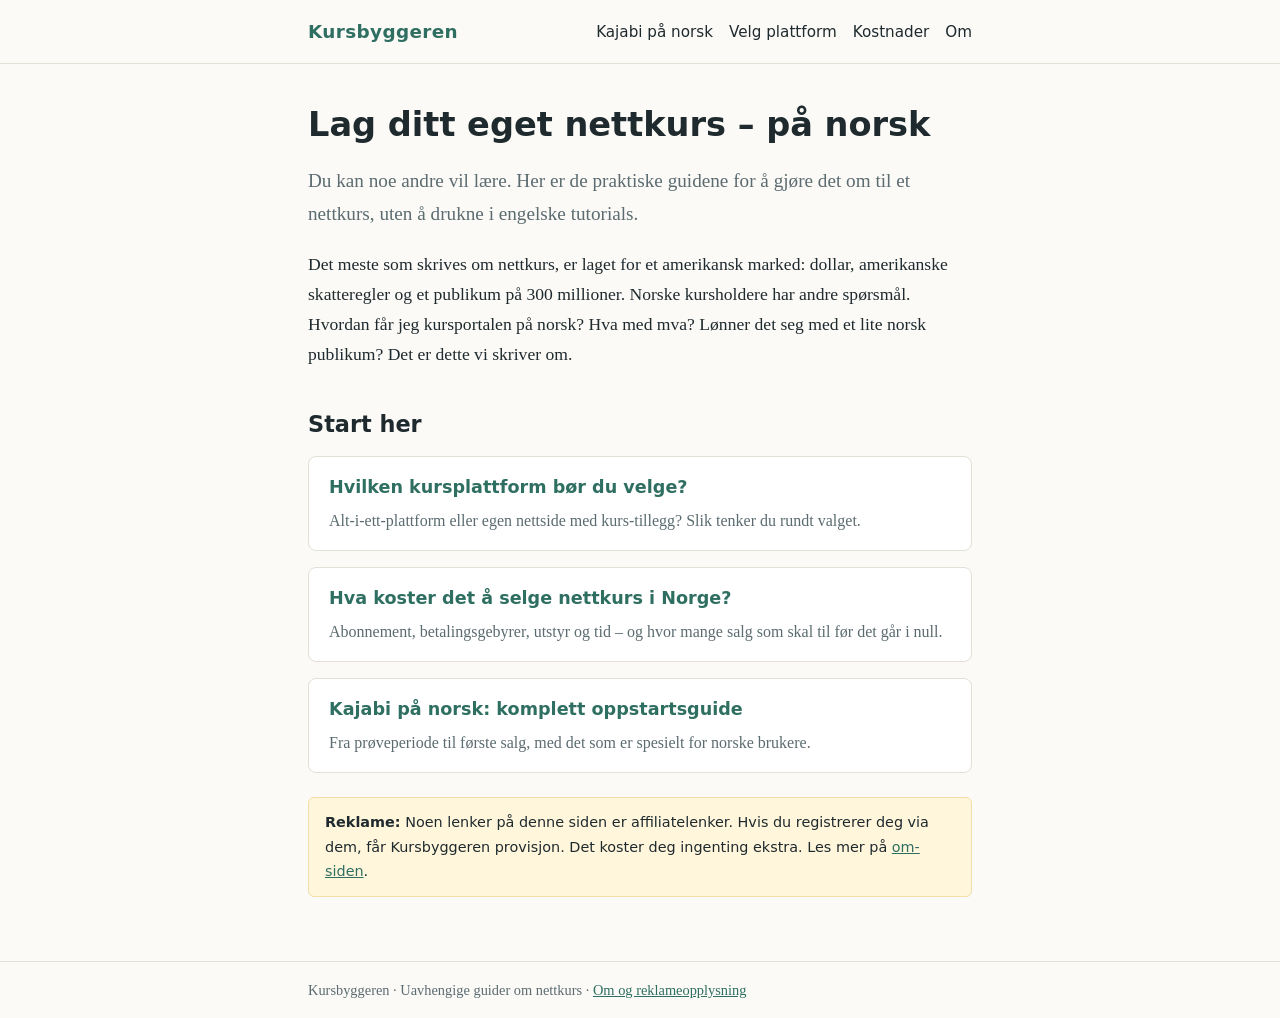
<file: index.html>
<!DOCTYPE html>
<html lang="nb">
<head>
<meta charset="utf-8">
<meta name="viewport" content="width=device-width, initial-scale=1">
<title>Kursbyggeren – norske guider til å lage og selge nettkurs</title>
<meta name="description" content="Praktiske norske guider til å lage, publisere og selge nettkurs: valg av kursplattform, kostnader, Kajabi på norsk og oppsett steg for steg.">
<link rel="stylesheet" href="style.css">
</head>
<body>
<header class="site"><div class="wrap bar">
  <a class="logo" href="index.html">Kursbyggeren</a>
  <nav><a href="kajabi-pa-norsk.html">Kajabi på norsk</a><a href="velg-kursplattform.html">Velg plattform</a><a href="hva-koster-nettkurs.html">Kostnader</a><a href="om.html">Om</a></nav>
</div></header>

<main class="wrap">
<h1>Lag ditt eget nettkurs – på norsk</h1>
<p class="lead">Du kan noe andre vil lære. Her er de praktiske guidene for å gjøre det om til et nettkurs, uten å drukne i engelske tutorials.</p>

<p>Det meste som skrives om nettkurs, er laget for et amerikansk marked: dollar, amerikanske skatteregler og et publikum på 300 millioner. Norske kursholdere har andre spørsmål. Hvordan får jeg kursportalen på norsk? Hva med mva? Lønner det seg med et lite norsk publikum? Det er dette vi skriver om.</p>

<h2>Start her</h2>
<ul class="cards">
  <li><a href="velg-kursplattform.html">Hvilken kursplattform bør du velge?</a>
    <p>Alt-i-ett-plattform eller egen nettside med kurs-tillegg? Slik tenker du rundt valget.</p></li>
  <li><a href="hva-koster-nettkurs.html">Hva koster det å selge nettkurs i Norge?</a>
    <p>Abonnement, betalingsgebyrer, utstyr og tid – og hvor mange salg som skal til før det går i null.</p></li>
  <li><a href="kajabi-pa-norsk.html">Kajabi på norsk: komplett oppstartsguide</a>
    <p>Fra prøveperiode til første salg, med det som er spesielt for norske brukere.</p></li>
</ul>

<p class="disclosure"><strong>Reklame:</strong> Noen lenker på denne siden er affiliatelenker. Hvis du registrerer deg via dem, får Kursbyggeren provisjon. Det koster deg ingenting ekstra. Les mer på <a href="om.html">om-siden</a>.</p>
</main>

<footer class="site"><div class="wrap">
  Kursbyggeren · Uavhengige guider om nettkurs · <a href="om.html">Om og reklameopplysning</a>
</div></footer>
</body>
</html>
</file>
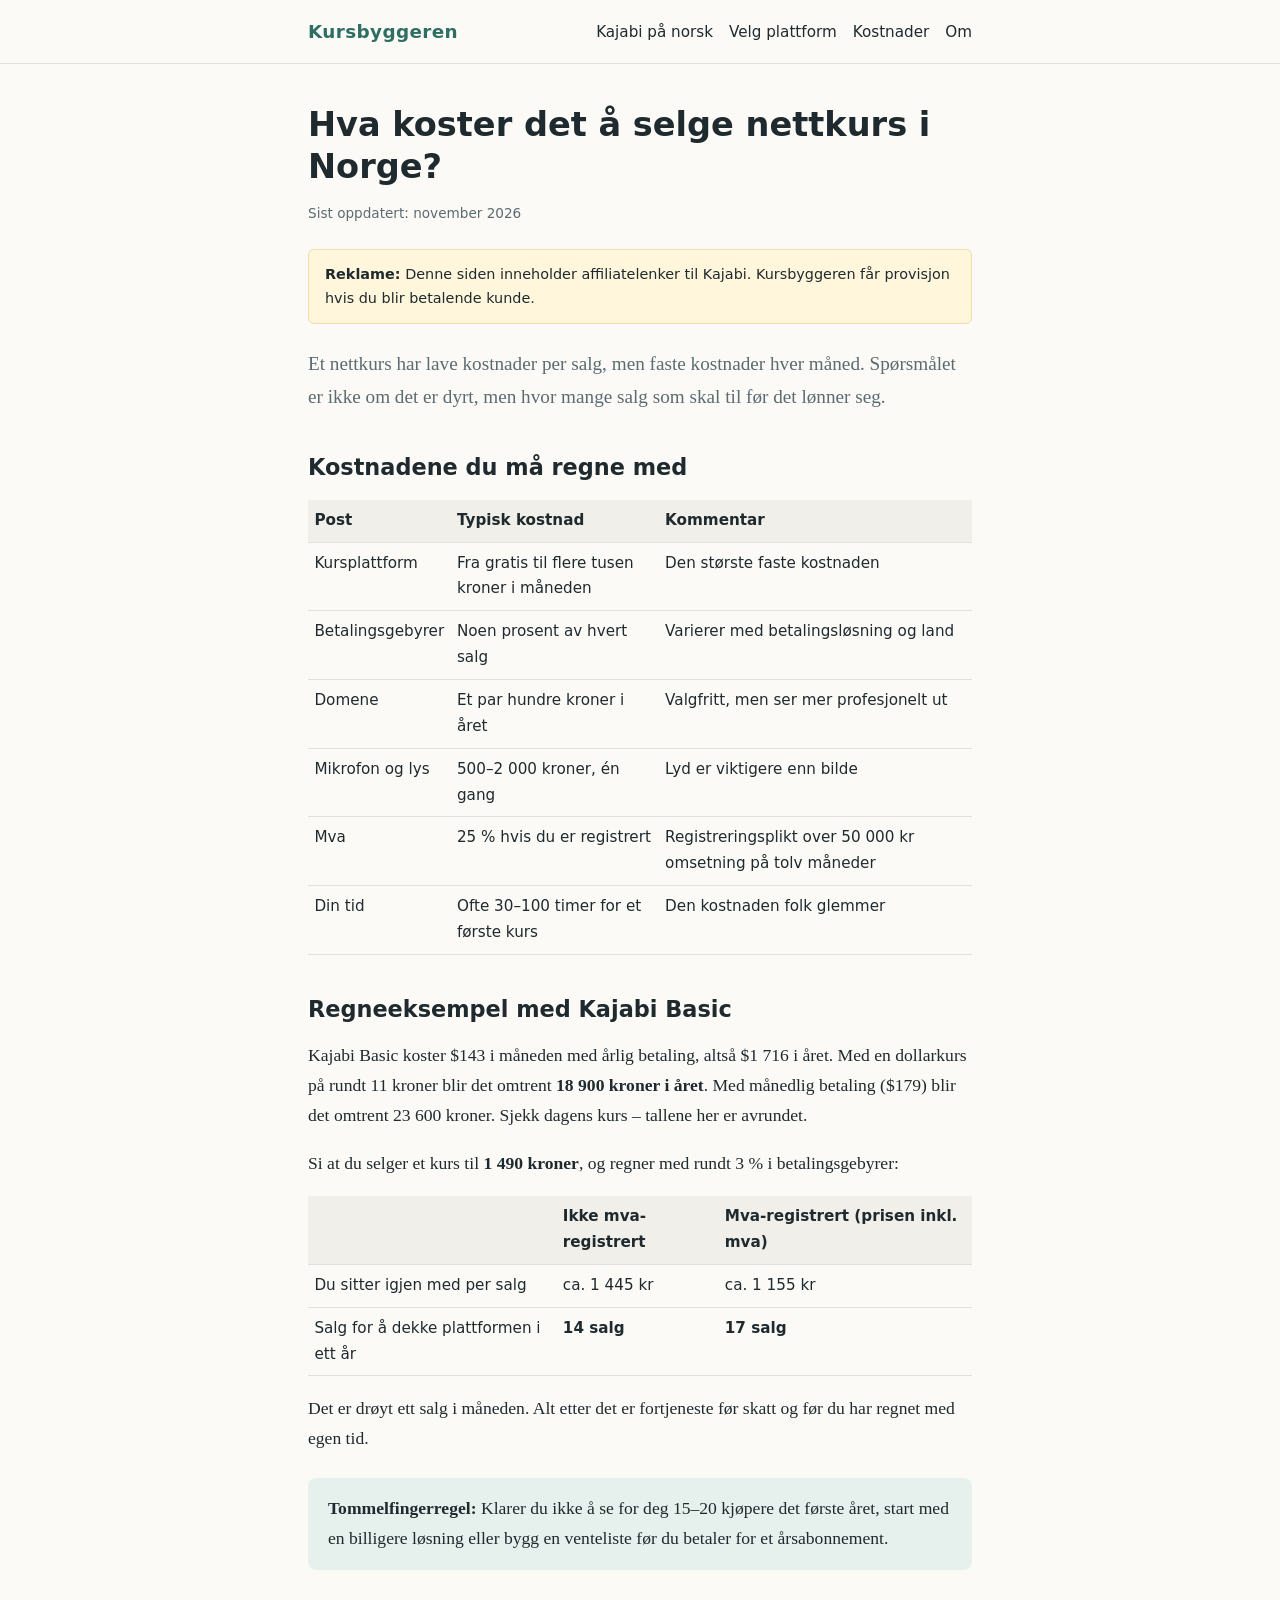
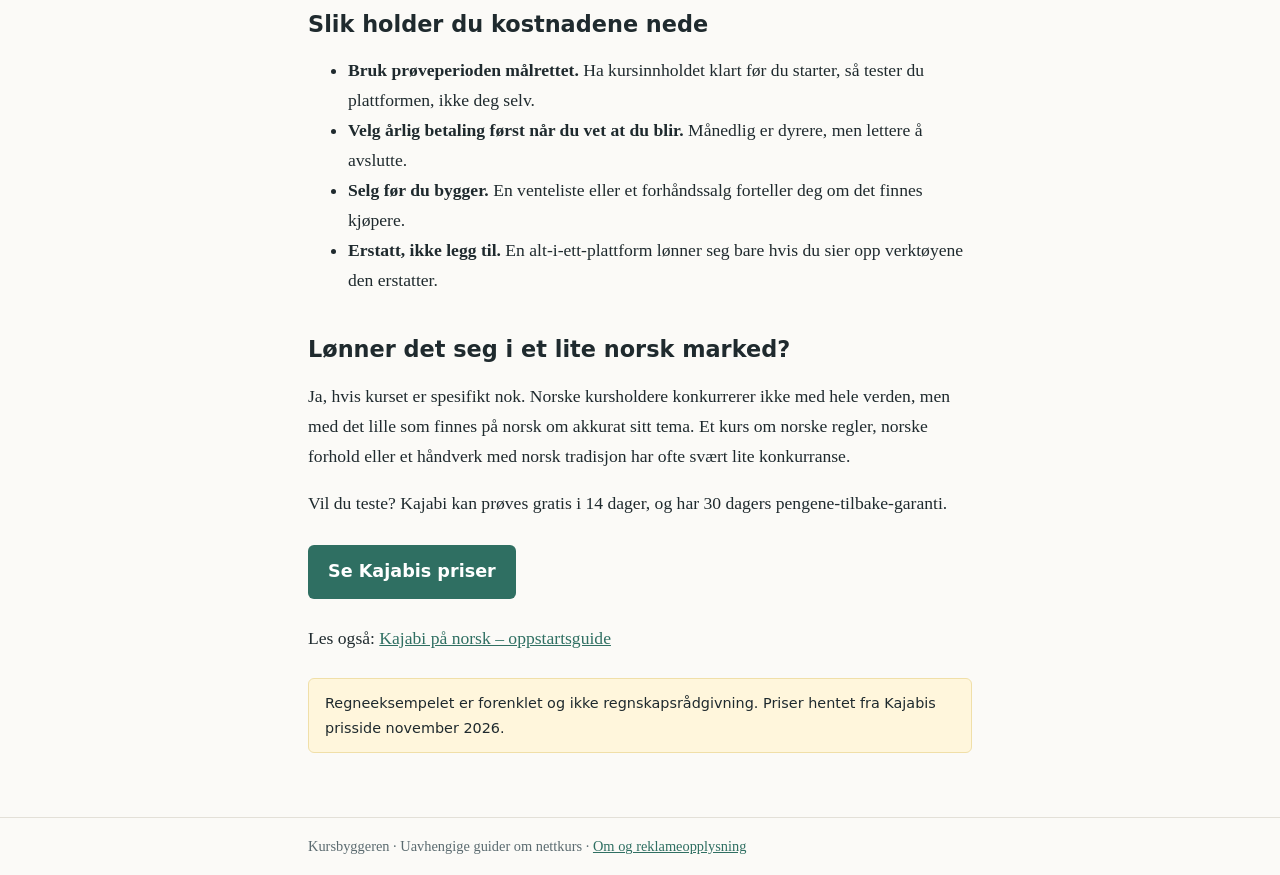
<file: hva-koster-nettkurs.html>
<!DOCTYPE html>
<html lang="nb">
<head>
<meta charset="utf-8">
<meta name="viewport" content="width=device-width, initial-scale=1">
<title>Hva koster det å selge nettkurs i Norge? Regneeksempel 2026</title>
<meta name="description" content="Plattform, betalingsgebyrer, mva, utstyr og tid: dette koster det å selge nettkurs i Norge – og så mange salg trenger du for å gå i null.">
<link rel="stylesheet" href="style.css">
</head>
<body>
<header class="site"><div class="wrap bar">
  <a class="logo" href="index.html">Kursbyggeren</a>
  <nav><a href="kajabi-pa-norsk.html">Kajabi på norsk</a><a href="velg-kursplattform.html">Velg plattform</a><a href="hva-koster-nettkurs.html">Kostnader</a><a href="om.html">Om</a></nav>
</div></header>

<main class="wrap">
<h1>Hva koster det å selge nettkurs i Norge?</h1>
<p class="updated">Sist oppdatert: november 2026</p>

<p class="disclosure"><strong>Reklame:</strong> Denne siden inneholder affiliatelenker til Kajabi. Kursbyggeren får provisjon hvis du blir betalende kunde.</p>

<p class="lead">Et nettkurs har lave kostnader per salg, men faste kostnader hver måned. Spørsmålet er ikke om det er dyrt, men hvor mange salg som skal til før det lønner seg.</p>

<h2>Kostnadene du må regne med</h2>
<table>
  <tr><th>Post</th><th>Typisk kostnad</th><th>Kommentar</th></tr>
  <tr><td>Kursplattform</td><td>Fra gratis til flere tusen kroner i måneden</td><td>Den største faste kostnaden</td></tr>
  <tr><td>Betalingsgebyrer</td><td>Noen prosent av hvert salg</td><td>Varierer med betalingsløsning og land</td></tr>
  <tr><td>Domene</td><td>Et par hundre kroner i året</td><td>Valgfritt, men ser mer profesjonelt ut</td></tr>
  <tr><td>Mikrofon og lys</td><td>500–2 000 kroner, én gang</td><td>Lyd er viktigere enn bilde</td></tr>
  <tr><td>Mva</td><td>25 % hvis du er registrert</td><td>Registreringsplikt over 50 000 kr omsetning på tolv måneder</td></tr>
  <tr><td>Din tid</td><td>Ofte 30–100 timer for et første kurs</td><td>Den kostnaden folk glemmer</td></tr>
</table>

<h2>Regneeksempel med Kajabi Basic</h2>
<p>Kajabi Basic koster $143 i måneden med årlig betaling, altså $1 716 i året. Med en dollarkurs på rundt 11 kroner blir det omtrent <strong>18 900 kroner i året</strong>. Med månedlig betaling ($179) blir det omtrent 23 600 kroner. Sjekk dagens kurs – tallene her er avrundet.</p>

<p>Si at du selger et kurs til <strong>1 490 kroner</strong>, og regner med rundt 3 % i betalingsgebyrer:</p>
<table>
  <tr><th></th><th>Ikke mva-registrert</th><th>Mva-registrert (prisen inkl. mva)</th></tr>
  <tr><td>Du sitter igjen med per salg</td><td>ca. 1 445 kr</td><td>ca. 1 155 kr</td></tr>
  <tr><td>Salg for å dekke plattformen i ett år</td><td><strong>14 salg</strong></td><td><strong>17 salg</strong></td></tr>
</table>
<p>Det er drøyt ett salg i måneden. Alt etter det er fortjeneste før skatt og før du har regnet med egen tid.</p>

<div class="box">
<strong>Tommelfingerregel:</strong> Klarer du ikke å se for deg 15–20 kjøpere det første året, start med en billigere løsning eller bygg en venteliste før du betaler for et årsabonnement.
</div>

<h2>Slik holder du kostnadene nede</h2>
<ul>
  <li><strong>Bruk prøveperioden målrettet.</strong> Ha kursinnholdet klart før du starter, så tester du plattformen, ikke deg selv.</li>
  <li><strong>Velg årlig betaling først når du vet at du blir.</strong> Månedlig er dyrere, men lettere å avslutte.</li>
  <li><strong>Selg før du bygger.</strong> En venteliste eller et forhåndssalg forteller deg om det finnes kjøpere.</li>
  <li><strong>Erstatt, ikke legg til.</strong> En alt-i-ett-plattform lønner seg bare hvis du sier opp verktøyene den erstatter.</li>
</ul>

<h2>Lønner det seg i et lite norsk marked?</h2>
<p>Ja, hvis kurset er spesifikt nok. Norske kursholdere konkurrerer ikke med hele verden, men med det lille som finnes på norsk om akkurat sitt tema. Et kurs om norske regler, norske forhold eller et håndverk med norsk tradisjon har ofte svært lite konkurranse.</p>

<p>Vil du teste? Kajabi kan prøves gratis i 14 dager, og har 30 dagers pengene-tilbake-garanti.</p>
<p><a class="cta" href="https://app.kajabi.com/r/zHJuWzNF" rel="sponsored nofollow">Se Kajabis priser</a></p>
<p>Les også: <a href="kajabi-pa-norsk.html">Kajabi på norsk – oppstartsguide</a></p>

<p class="disclosure">Regneeksempelet er forenklet og ikke regnskapsrådgivning. Priser hentet fra Kajabis prisside november 2026.</p>
</main>

<footer class="site"><div class="wrap">
  Kursbyggeren · Uavhengige guider om nettkurs · <a href="om.html">Om og reklameopplysning</a>
</div></footer>
</body>
</html>
</file>
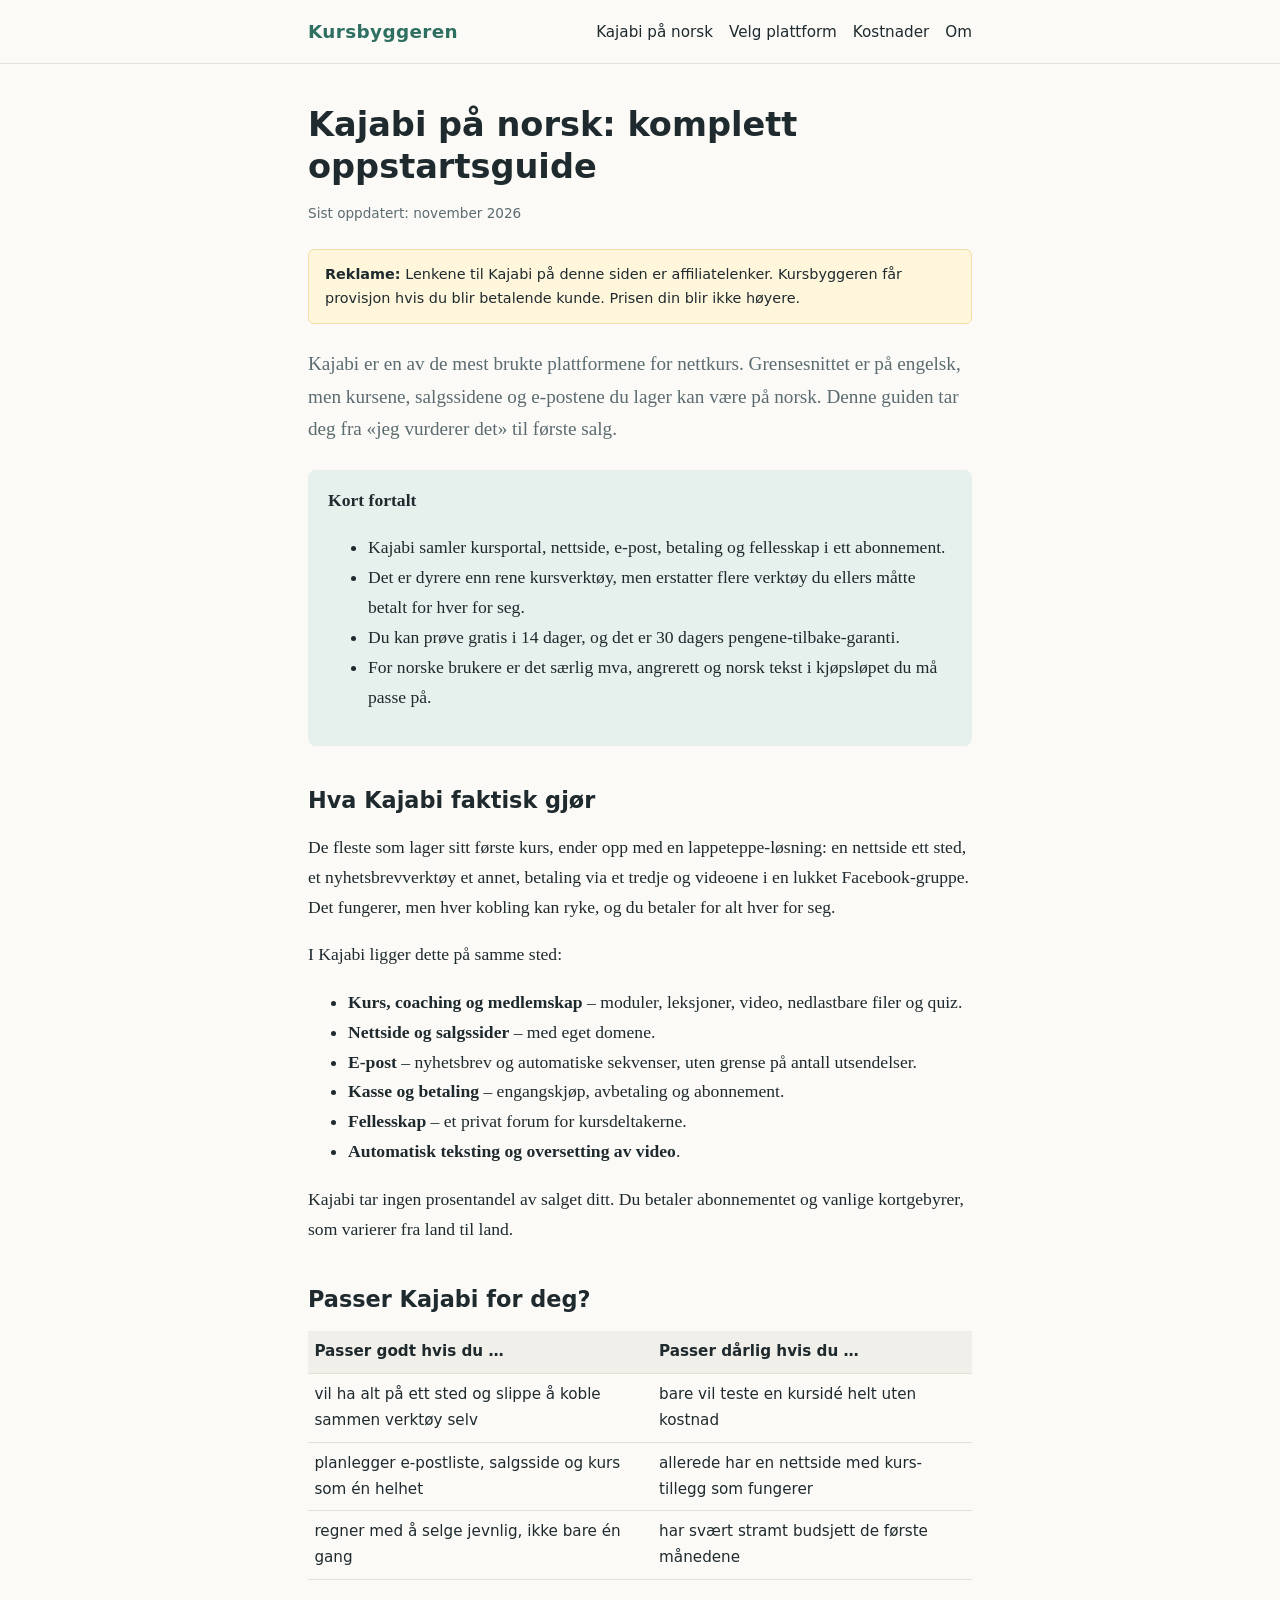
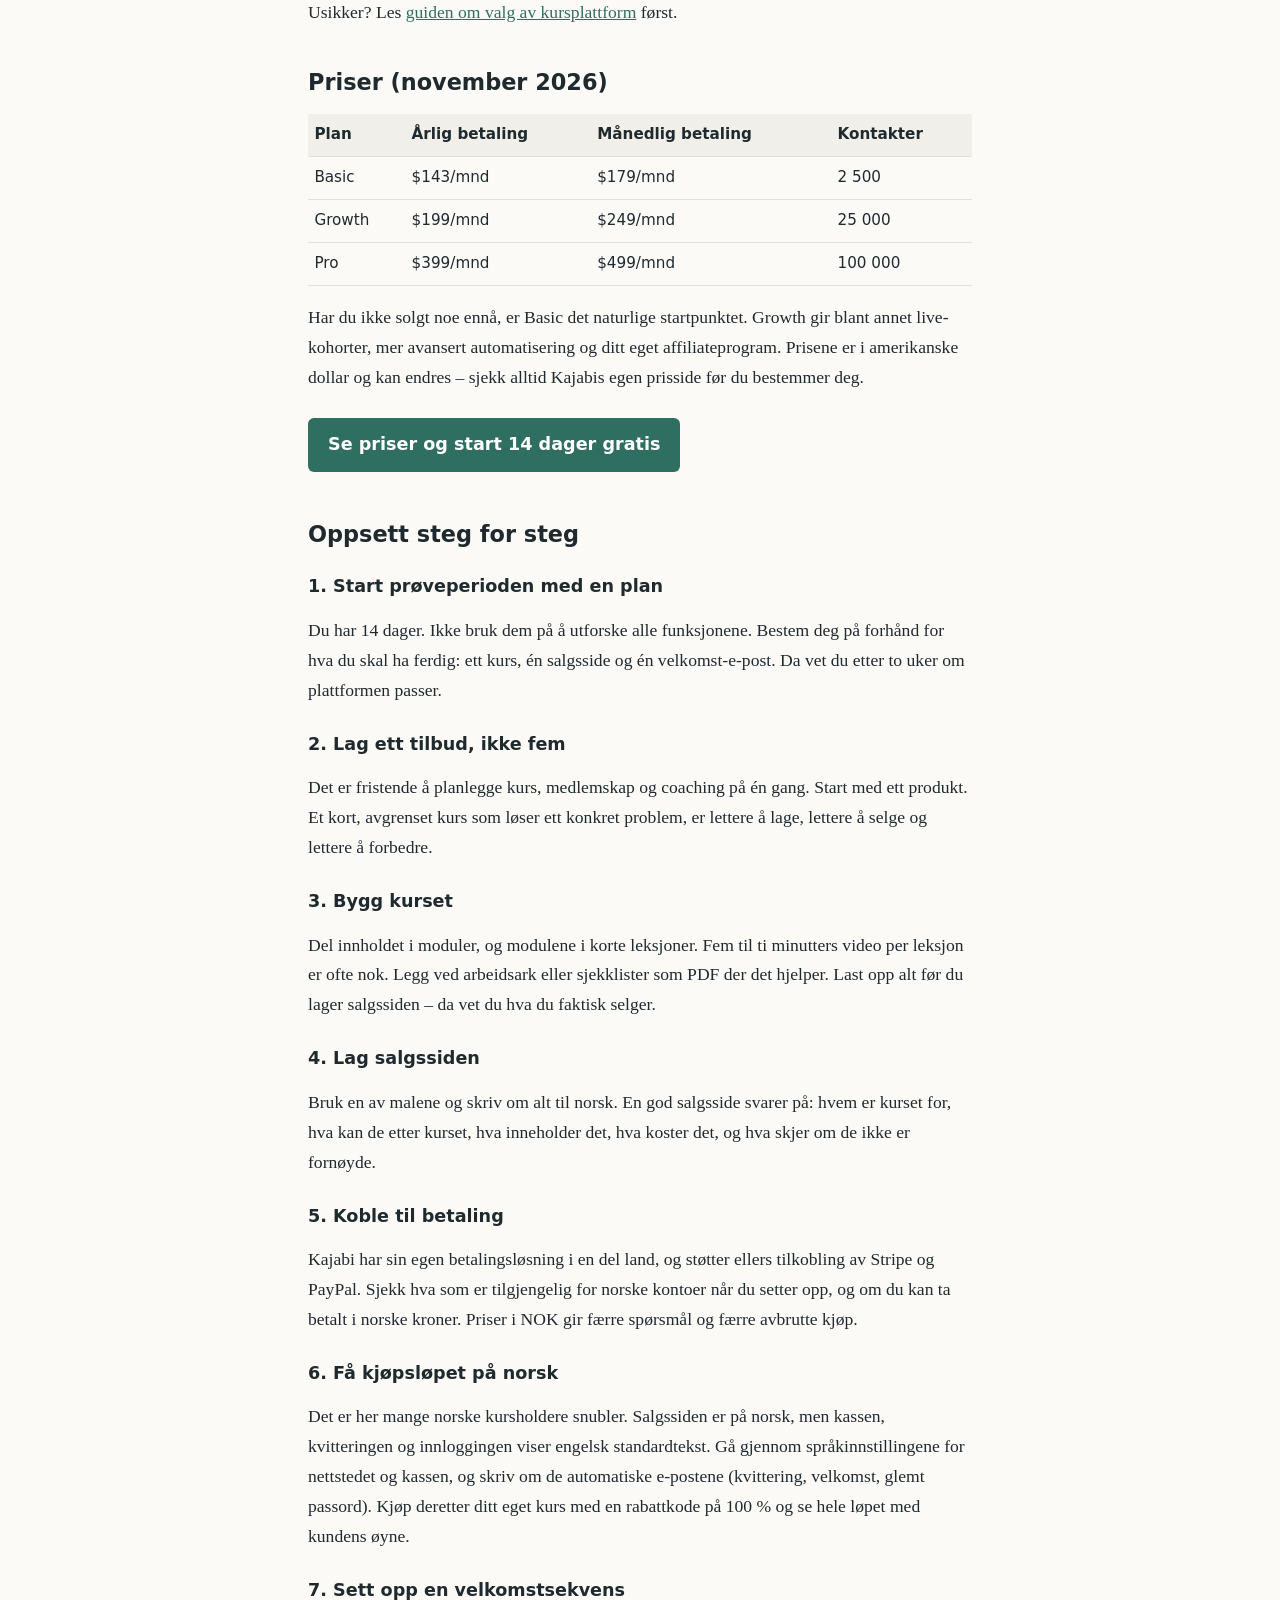
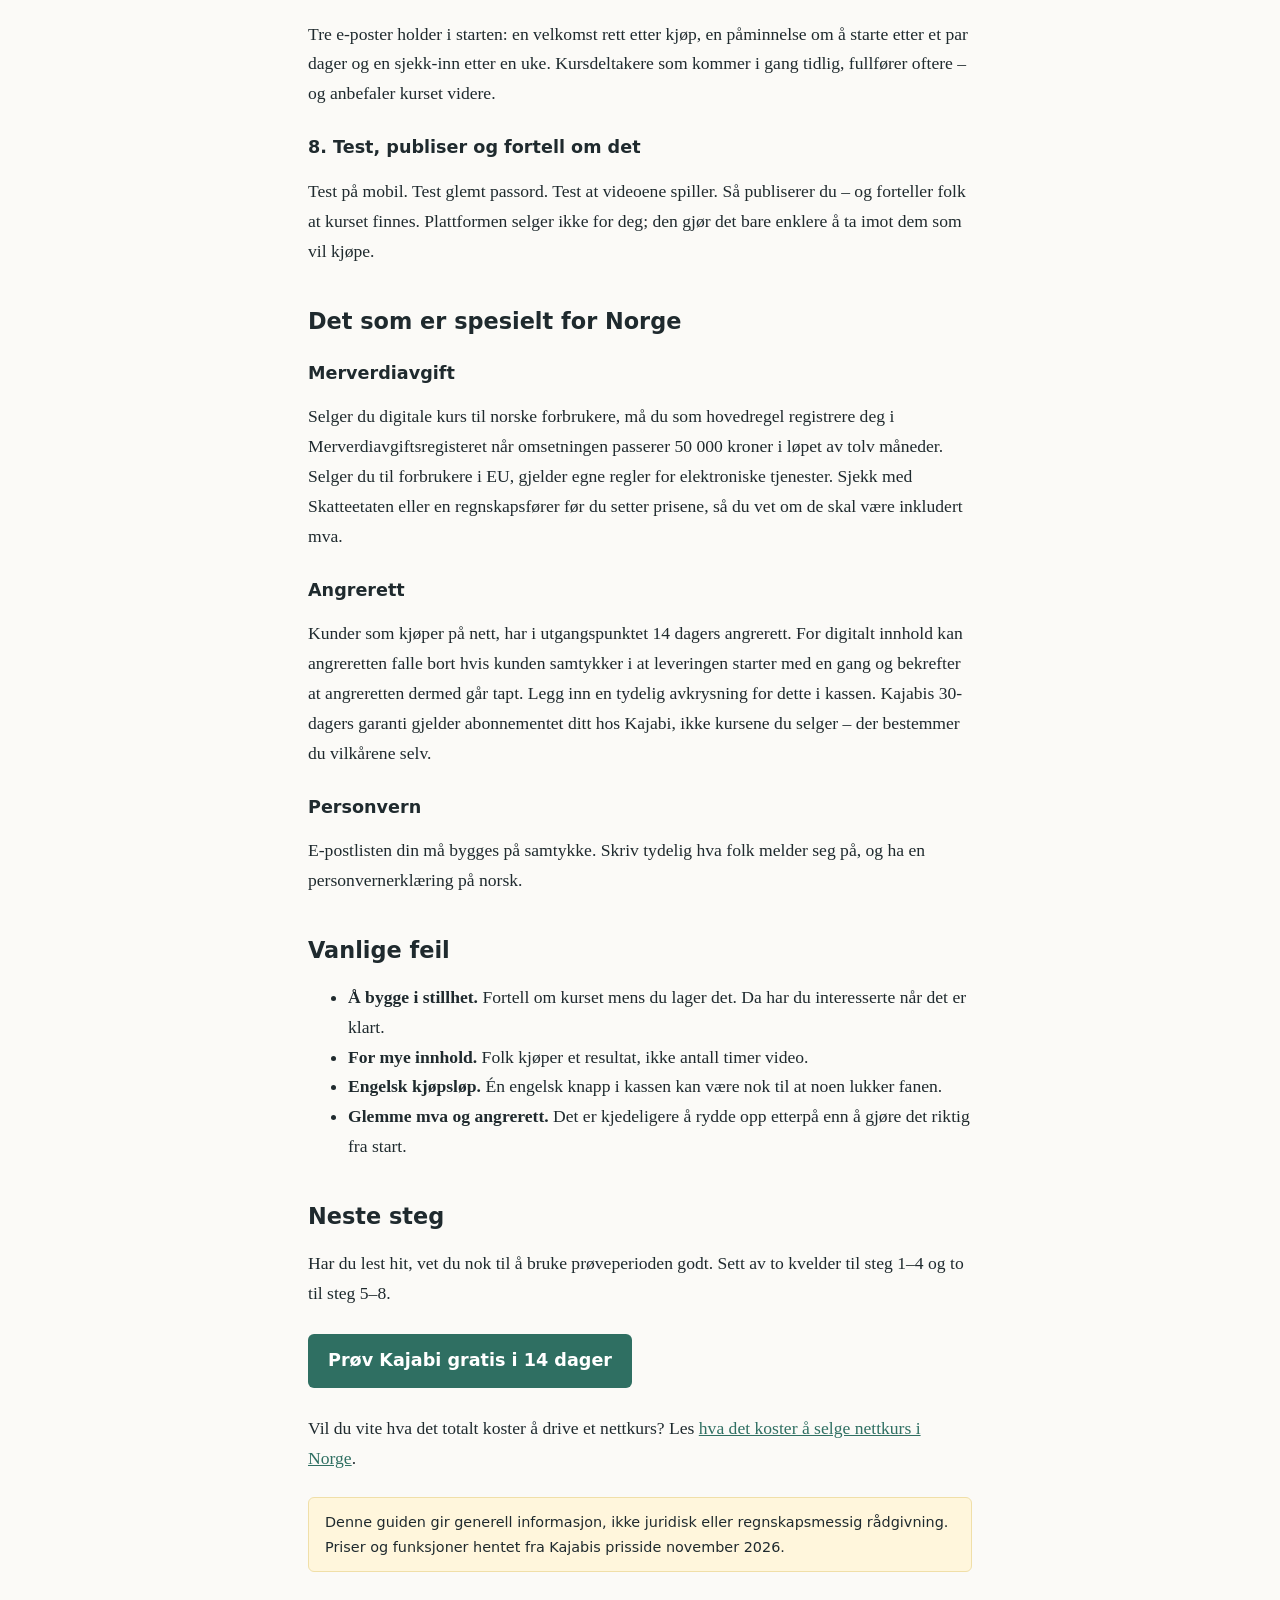
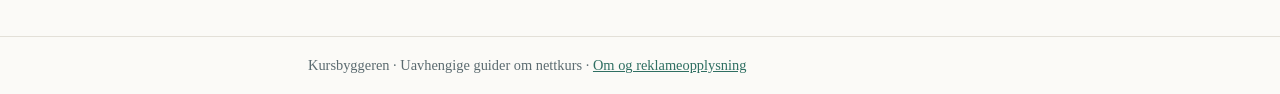
<file: kajabi-pa-norsk.html>
<!DOCTYPE html>
<html lang="nb">
<head>
<meta charset="utf-8">
<meta name="viewport" content="width=device-width, initial-scale=1">
<title>Kajabi på norsk: komplett oppstartsguide for nettkurs (2026)</title>
<meta name="description" content="Slik kommer du i gang med Kajabi som norsk kursholder: priser, prøveperiode, oppsett steg for steg, norsk språk, mva, angrerett og vanlige feil.">
<link rel="stylesheet" href="style.css">
</head>
<body>
<header class="site"><div class="wrap bar">
  <a class="logo" href="index.html">Kursbyggeren</a>
  <nav><a href="kajabi-pa-norsk.html">Kajabi på norsk</a><a href="velg-kursplattform.html">Velg plattform</a><a href="hva-koster-nettkurs.html">Kostnader</a><a href="om.html">Om</a></nav>
</div></header>

<main class="wrap">
<h1>Kajabi på norsk: komplett oppstartsguide</h1>
<p class="updated">Sist oppdatert: november 2026</p>

<p class="disclosure"><strong>Reklame:</strong> Lenkene til Kajabi på denne siden er affiliatelenker. Kursbyggeren får provisjon hvis du blir betalende kunde. Prisen din blir ikke høyere.</p>

<p class="lead">Kajabi er en av de mest brukte plattformene for nettkurs. Grensesnittet er på engelsk, men kursene, salgssidene og e-postene du lager kan være på norsk. Denne guiden tar deg fra «jeg vurderer det» til første salg.</p>

<div class="box">
<strong>Kort fortalt</strong>
<ul>
  <li>Kajabi samler kursportal, nettside, e-post, betaling og fellesskap i ett abonnement.</li>
  <li>Det er dyrere enn rene kursverktøy, men erstatter flere verktøy du ellers måtte betalt for hver for seg.</li>
  <li>Du kan prøve gratis i 14 dager, og det er 30 dagers pengene-tilbake-garanti.</li>
  <li>For norske brukere er det særlig mva, angrerett og norsk tekst i kjøpsløpet du må passe på.</li>
</ul>
</div>

<h2>Hva Kajabi faktisk gjør</h2>
<p>De fleste som lager sitt første kurs, ender opp med en lappeteppe-løsning: en nettside ett sted, et nyhetsbrevverktøy et annet, betaling via et tredje og videoene i en lukket Facebook-gruppe. Det fungerer, men hver kobling kan ryke, og du betaler for alt hver for seg.</p>
<p>I Kajabi ligger dette på samme sted:</p>
<ul>
  <li><strong>Kurs, coaching og medlemskap</strong> – moduler, leksjoner, video, nedlastbare filer og quiz.</li>
  <li><strong>Nettside og salgssider</strong> – med eget domene.</li>
  <li><strong>E-post</strong> – nyhetsbrev og automatiske sekvenser, uten grense på antall utsendelser.</li>
  <li><strong>Kasse og betaling</strong> – engangskjøp, avbetaling og abonnement.</li>
  <li><strong>Fellesskap</strong> – et privat forum for kursdeltakerne.</li>
  <li><strong>Automatisk teksting og oversetting av video</strong>.</li>
</ul>
<p>Kajabi tar ingen prosentandel av salget ditt. Du betaler abonnementet og vanlige kortgebyrer, som varierer fra land til land.</p>

<h2>Passer Kajabi for deg?</h2>
<table>
  <tr><th>Passer godt hvis du …</th><th>Passer dårlig hvis du …</th></tr>
  <tr><td>vil ha alt på ett sted og slippe å koble sammen verktøy selv</td><td>bare vil teste en kursidé helt uten kostnad</td></tr>
  <tr><td>planlegger e-postliste, salgsside og kurs som én helhet</td><td>allerede har en nettside med kurs-tillegg som fungerer</td></tr>
  <tr><td>regner med å selge jevnlig, ikke bare én gang</td><td>har svært stramt budsjett de første månedene</td></tr>
</table>
<p>Usikker? Les <a href="velg-kursplattform.html">guiden om valg av kursplattform</a> først.</p>

<h2>Priser (november 2026)</h2>
<table>
  <tr><th>Plan</th><th>Årlig betaling</th><th>Månedlig betaling</th><th>Kontakter</th></tr>
  <tr><td>Basic</td><td>$143/mnd</td><td>$179/mnd</td><td>2 500</td></tr>
  <tr><td>Growth</td><td>$199/mnd</td><td>$249/mnd</td><td>25 000</td></tr>
  <tr><td>Pro</td><td>$399/mnd</td><td>$499/mnd</td><td>100 000</td></tr>
</table>
<p>Har du ikke solgt noe ennå, er Basic det naturlige startpunktet. Growth gir blant annet live-kohorter, mer avansert automatisering og ditt eget affiliateprogram. Prisene er i amerikanske dollar og kan endres – sjekk alltid Kajabis egen prisside før du bestemmer deg.</p>

<p><a class="cta" href="https://app.kajabi.com/r/zHJuWzNF" rel="sponsored nofollow">Se priser og start 14 dager gratis</a></p>

<h2>Oppsett steg for steg</h2>

<h3>1. Start prøveperioden med en plan</h3>
<p>Du har 14 dager. Ikke bruk dem på å utforske alle funksjonene. Bestem deg på forhånd for hva du skal ha ferdig: ett kurs, én salgsside og én velkomst-e-post. Da vet du etter to uker om plattformen passer.</p>

<h3>2. Lag ett tilbud, ikke fem</h3>
<p>Det er fristende å planlegge kurs, medlemskap og coaching på én gang. Start med ett produkt. Et kort, avgrenset kurs som løser ett konkret problem, er lettere å lage, lettere å selge og lettere å forbedre.</p>

<h3>3. Bygg kurset</h3>
<p>Del innholdet i moduler, og modulene i korte leksjoner. Fem til ti minutters video per leksjon er ofte nok. Legg ved arbeidsark eller sjekklister som PDF der det hjelper. Last opp alt før du lager salgssiden – da vet du hva du faktisk selger.</p>

<h3>4. Lag salgssiden</h3>
<p>Bruk en av malene og skriv om alt til norsk. En god salgsside svarer på: hvem er kurset for, hva kan de etter kurset, hva inneholder det, hva koster det, og hva skjer om de ikke er fornøyde.</p>

<h3>5. Koble til betaling</h3>
<p>Kajabi har sin egen betalingsløsning i en del land, og støtter ellers tilkobling av Stripe og PayPal. Sjekk hva som er tilgjengelig for norske kontoer når du setter opp, og om du kan ta betalt i norske kroner. Priser i NOK gir færre spørsmål og færre avbrutte kjøp.</p>

<h3>6. Få kjøpsløpet på norsk</h3>
<p>Det er her mange norske kursholdere snubler. Salgssiden er på norsk, men kassen, kvitteringen og innloggingen viser engelsk standardtekst. Gå gjennom språkinnstillingene for nettstedet og kassen, og skriv om de automatiske e-postene (kvittering, velkomst, glemt passord). Kjøp deretter ditt eget kurs med en rabattkode på 100 % og se hele løpet med kundens øyne.</p>

<h3>7. Sett opp en velkomstsekvens</h3>
<p>Tre e-poster holder i starten: en velkomst rett etter kjøp, en påminnelse om å starte etter et par dager og en sjekk-inn etter en uke. Kursdeltakere som kommer i gang tidlig, fullfører oftere – og anbefaler kurset videre.</p>

<h3>8. Test, publiser og fortell om det</h3>
<p>Test på mobil. Test glemt passord. Test at videoene spiller. Så publiserer du – og forteller folk at kurset finnes. Plattformen selger ikke for deg; den gjør det bare enklere å ta imot dem som vil kjøpe.</p>

<h2>Det som er spesielt for Norge</h2>

<h3>Merverdiavgift</h3>
<p>Selger du digitale kurs til norske forbrukere, må du som hovedregel registrere deg i Merverdiavgiftsregisteret når omsetningen passerer 50 000 kroner i løpet av tolv måneder. Selger du til forbrukere i EU, gjelder egne regler for elektroniske tjenester. Sjekk med Skatteetaten eller en regnskapsfører før du setter prisene, så du vet om de skal være inkludert mva.</p>

<h3>Angrerett</h3>
<p>Kunder som kjøper på nett, har i utgangspunktet 14 dagers angrerett. For digitalt innhold kan angreretten falle bort hvis kunden samtykker i at leveringen starter med en gang og bekrefter at angreretten dermed går tapt. Legg inn en tydelig avkrysning for dette i kassen. Kajabis 30-dagers garanti gjelder abonnementet ditt hos Kajabi, ikke kursene du selger – der bestemmer du vilkårene selv.</p>

<h3>Personvern</h3>
<p>E-postlisten din må bygges på samtykke. Skriv tydelig hva folk melder seg på, og ha en personvernerklæring på norsk.</p>

<h2>Vanlige feil</h2>
<ul>
  <li><strong>Å bygge i stillhet.</strong> Fortell om kurset mens du lager det. Da har du interesserte når det er klart.</li>
  <li><strong>For mye innhold.</strong> Folk kjøper et resultat, ikke antall timer video.</li>
  <li><strong>Engelsk kjøpsløp.</strong> Én engelsk knapp i kassen kan være nok til at noen lukker fanen.</li>
  <li><strong>Glemme mva og angrerett.</strong> Det er kjedeligere å rydde opp etterpå enn å gjøre det riktig fra start.</li>
</ul>

<h2>Neste steg</h2>
<p>Har du lest hit, vet du nok til å bruke prøveperioden godt. Sett av to kvelder til steg 1–4 og to til steg 5–8.</p>
<p><a class="cta" href="https://app.kajabi.com/r/zHJuWzNF" rel="sponsored nofollow">Prøv Kajabi gratis i 14 dager</a></p>
<p>Vil du vite hva det totalt koster å drive et nettkurs? Les <a href="hva-koster-nettkurs.html">hva det koster å selge nettkurs i Norge</a>.</p>

<p class="disclosure">Denne guiden gir generell informasjon, ikke juridisk eller regnskapsmessig rådgivning. Priser og funksjoner hentet fra Kajabis prisside november 2026.</p>
</main>

<footer class="site"><div class="wrap">
  Kursbyggeren · Uavhengige guider om nettkurs · <a href="om.html">Om og reklameopplysning</a>
</div></footer>
</body>
</html>
</file>
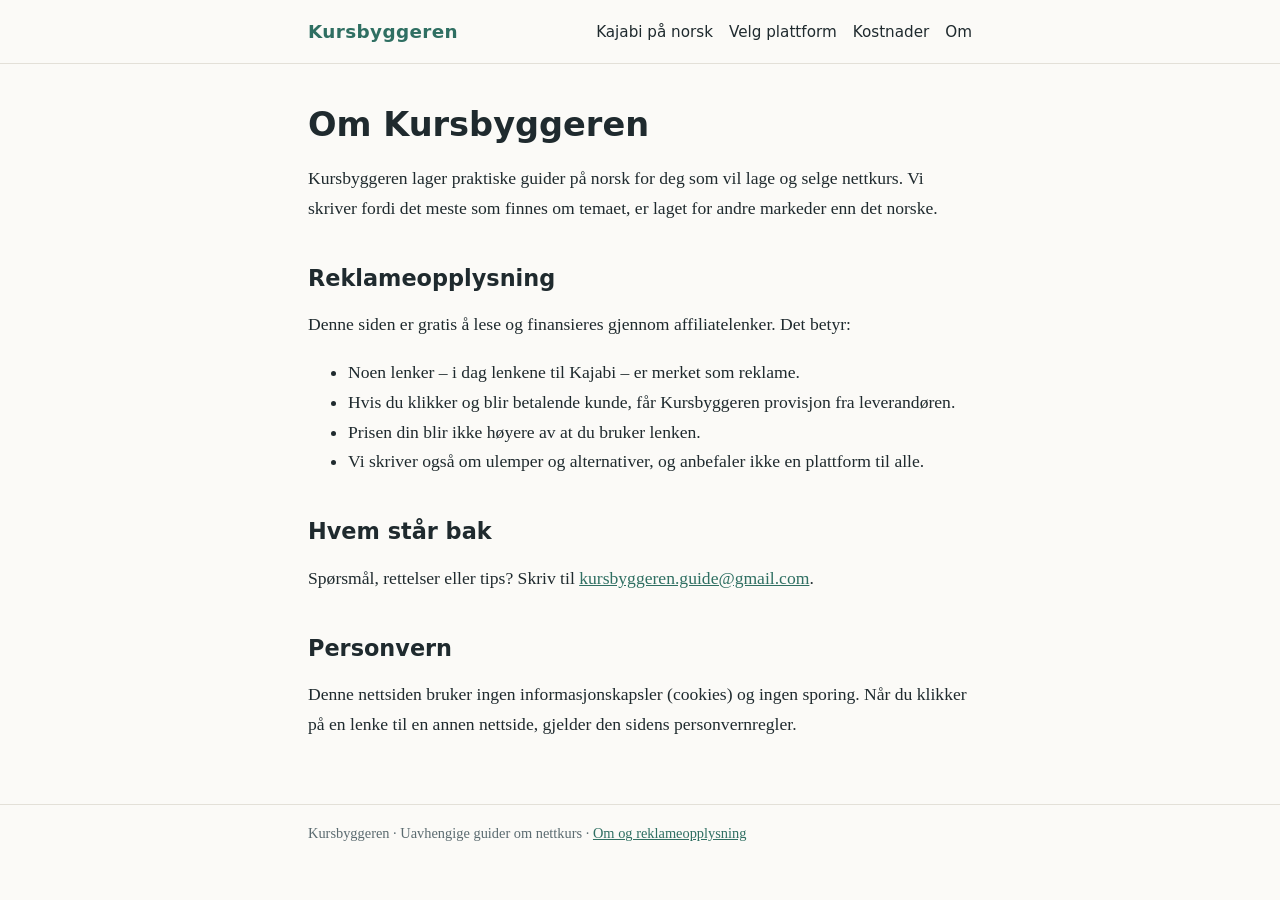
<file: om.html>
<!DOCTYPE html>
<html lang="nb">
<head>
<meta charset="utf-8">
<meta name="viewport" content="width=device-width, initial-scale=1">
<title>Om Kursbyggeren og reklameopplysning</title>
<meta name="description" content="Hvem står bak Kursbyggeren, hvordan siden finansieres, og hvordan affiliatelenkene fungerer.">
<link rel="stylesheet" href="style.css">
</head>
<body>
<header class="site"><div class="wrap bar">
  <a class="logo" href="index.html">Kursbyggeren</a>
  <nav><a href="kajabi-pa-norsk.html">Kajabi på norsk</a><a href="velg-kursplattform.html">Velg plattform</a><a href="hva-koster-nettkurs.html">Kostnader</a><a href="om.html">Om</a></nav>
</div></header>

<main class="wrap">
<h1>Om Kursbyggeren</h1>

<p>Kursbyggeren lager praktiske guider på norsk for deg som vil lage og selge nettkurs. Vi skriver fordi det meste som finnes om temaet, er laget for andre markeder enn det norske.</p>

<h2>Reklameopplysning</h2>
<p>Denne siden er gratis å lese og finansieres gjennom affiliatelenker. Det betyr:</p>
<ul>
  <li>Noen lenker – i dag lenkene til Kajabi – er merket som reklame.</li>
  <li>Hvis du klikker og blir betalende kunde, får Kursbyggeren provisjon fra leverandøren.</li>
  <li>Prisen din blir ikke høyere av at du bruker lenken.</li>
  <li>Vi skriver også om ulemper og alternativer, og anbefaler ikke en plattform til alle.</li>
</ul>

<h2>Hvem står bak</h2>
<p>Spørsmål, rettelser eller tips? Skriv til <a href="mailto:kursbyggeren.guide@gmail.com">kursbyggeren.guide@gmail.com</a>.</p>

<h2>Personvern</h2>
<p>Denne nettsiden bruker ingen informasjonskapsler (cookies) og ingen sporing. Når du klikker på en lenke til en annen nettside, gjelder den sidens personvernregler.</p>
</main>

<footer class="site"><div class="wrap">
  Kursbyggeren · Uavhengige guider om nettkurs · <a href="om.html">Om og reklameopplysning</a>
</div></footer>
</body>
</html>
</file>
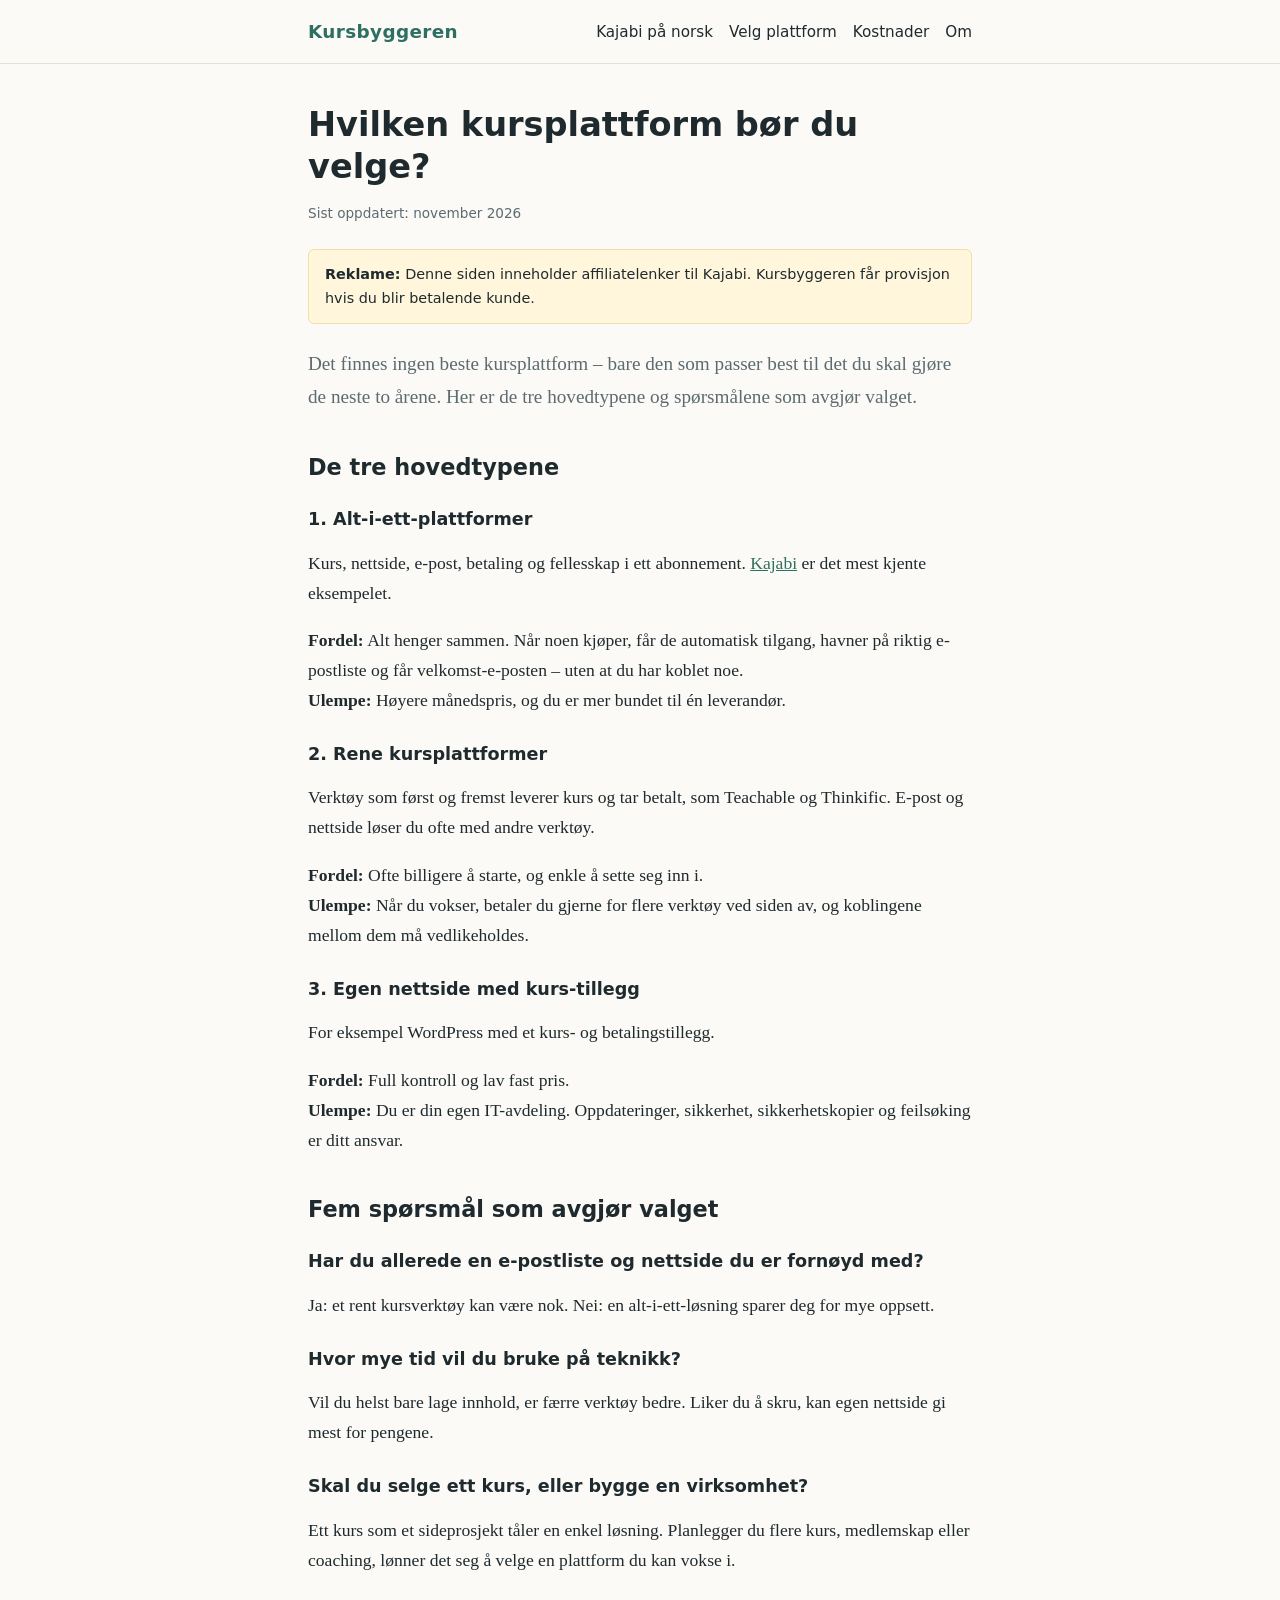
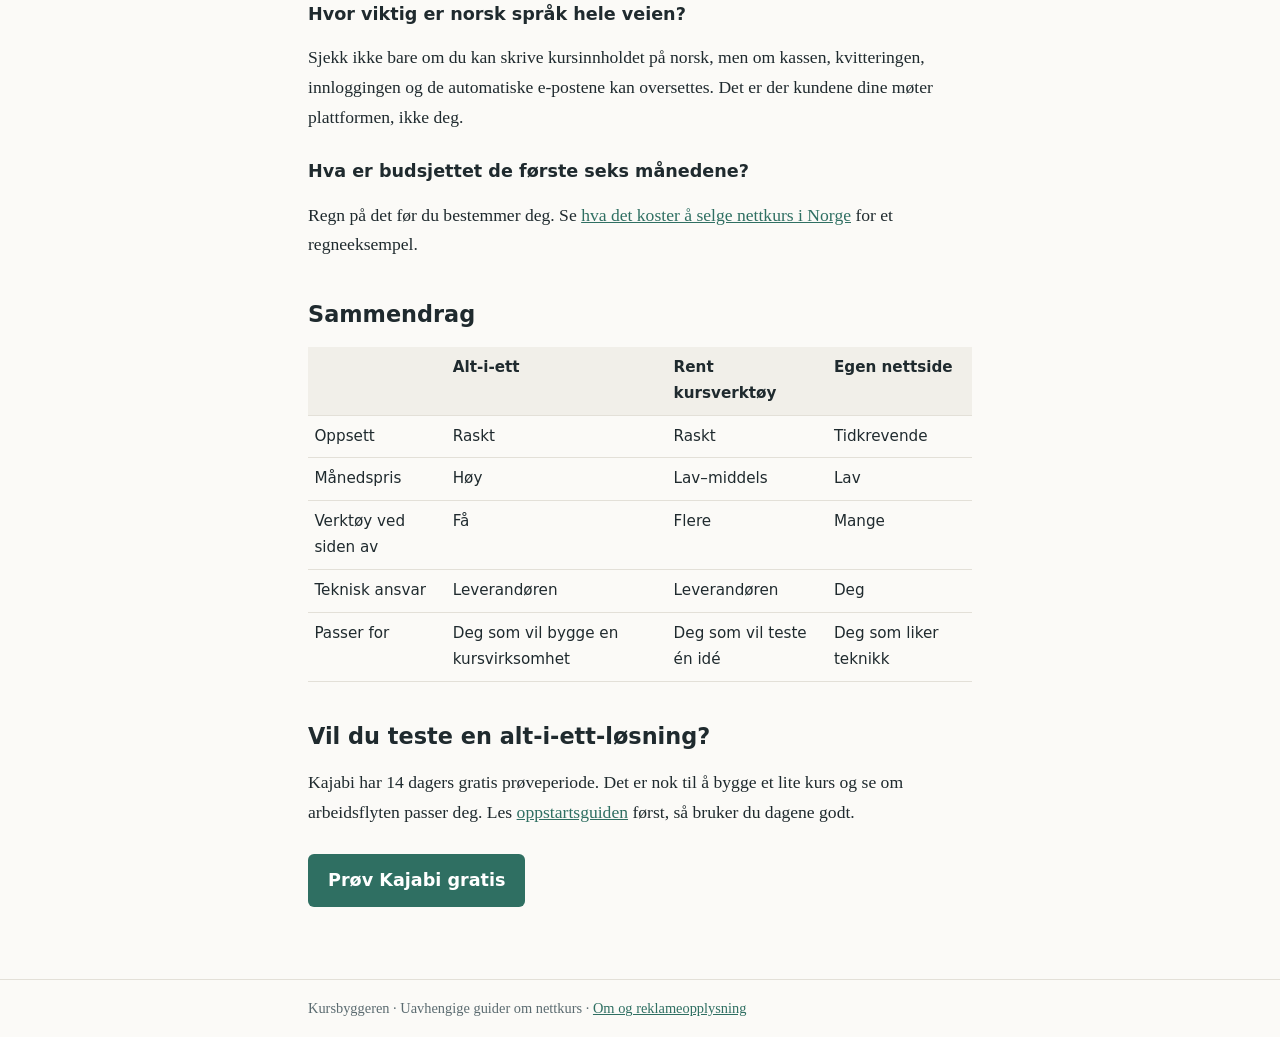
<file: velg-kursplattform.html>
<!DOCTYPE html>
<html lang="nb">
<head>
<meta charset="utf-8">
<meta name="viewport" content="width=device-width, initial-scale=1">
<title>Hvilken kursplattform bør du velge? Guide for norske kursholdere</title>
<meta name="description" content="Alt-i-ett-plattform, rent kursverktøy eller egen nettside med tillegg? Slik velger du kursplattform for nettkurs i Norge – med spørsmålene som avgjør.">
<link rel="stylesheet" href="style.css">
</head>
<body>
<header class="site"><div class="wrap bar">
  <a class="logo" href="index.html">Kursbyggeren</a>
  <nav><a href="kajabi-pa-norsk.html">Kajabi på norsk</a><a href="velg-kursplattform.html">Velg plattform</a><a href="hva-koster-nettkurs.html">Kostnader</a><a href="om.html">Om</a></nav>
</div></header>

<main class="wrap">
<h1>Hvilken kursplattform bør du velge?</h1>
<p class="updated">Sist oppdatert: november 2026</p>

<p class="disclosure"><strong>Reklame:</strong> Denne siden inneholder affiliatelenker til Kajabi. Kursbyggeren får provisjon hvis du blir betalende kunde.</p>

<p class="lead">Det finnes ingen beste kursplattform – bare den som passer best til det du skal gjøre de neste to årene. Her er de tre hovedtypene og spørsmålene som avgjør valget.</p>

<h2>De tre hovedtypene</h2>

<h3>1. Alt-i-ett-plattformer</h3>
<p>Kurs, nettside, e-post, betaling og fellesskap i ett abonnement. <a href="kajabi-pa-norsk.html">Kajabi</a> er det mest kjente eksempelet.</p>
<p><strong>Fordel:</strong> Alt henger sammen. Når noen kjøper, får de automatisk tilgang, havner på riktig e-postliste og får velkomst-e-posten – uten at du har koblet noe.<br>
<strong>Ulempe:</strong> Høyere månedspris, og du er mer bundet til én leverandør.</p>

<h3>2. Rene kursplattformer</h3>
<p>Verktøy som først og fremst leverer kurs og tar betalt, som Teachable og Thinkific. E-post og nettside løser du ofte med andre verktøy.</p>
<p><strong>Fordel:</strong> Ofte billigere å starte, og enkle å sette seg inn i.<br>
<strong>Ulempe:</strong> Når du vokser, betaler du gjerne for flere verktøy ved siden av, og koblingene mellom dem må vedlikeholdes.</p>

<h3>3. Egen nettside med kurs-tillegg</h3>
<p>For eksempel WordPress med et kurs- og betalingstillegg.</p>
<p><strong>Fordel:</strong> Full kontroll og lav fast pris.<br>
<strong>Ulempe:</strong> Du er din egen IT-avdeling. Oppdateringer, sikkerhet, sikkerhetskopier og feilsøking er ditt ansvar.</p>

<h2>Fem spørsmål som avgjør valget</h2>

<h3>Har du allerede en e-postliste og nettside du er fornøyd med?</h3>
<p>Ja: et rent kursverktøy kan være nok. Nei: en alt-i-ett-løsning sparer deg for mye oppsett.</p>

<h3>Hvor mye tid vil du bruke på teknikk?</h3>
<p>Vil du helst bare lage innhold, er færre verktøy bedre. Liker du å skru, kan egen nettside gi mest for pengene.</p>

<h3>Skal du selge ett kurs, eller bygge en virksomhet?</h3>
<p>Ett kurs som et sideprosjekt tåler en enkel løsning. Planlegger du flere kurs, medlemskap eller coaching, lønner det seg å velge en plattform du kan vokse i.</p>

<h3>Hvor viktig er norsk språk hele veien?</h3>
<p>Sjekk ikke bare om du kan skrive kursinnholdet på norsk, men om kassen, kvitteringen, innloggingen og de automatiske e-postene kan oversettes. Det er der kundene dine møter plattformen, ikke deg.</p>

<h3>Hva er budsjettet de første seks månedene?</h3>
<p>Regn på det før du bestemmer deg. Se <a href="hva-koster-nettkurs.html">hva det koster å selge nettkurs i Norge</a> for et regneeksempel.</p>

<h2>Sammendrag</h2>
<table>
  <tr><th></th><th>Alt-i-ett</th><th>Rent kursverktøy</th><th>Egen nettside</th></tr>
  <tr><td>Oppsett</td><td>Raskt</td><td>Raskt</td><td>Tidkrevende</td></tr>
  <tr><td>Månedspris</td><td>Høy</td><td>Lav–middels</td><td>Lav</td></tr>
  <tr><td>Verktøy ved siden av</td><td>Få</td><td>Flere</td><td>Mange</td></tr>
  <tr><td>Teknisk ansvar</td><td>Leverandøren</td><td>Leverandøren</td><td>Deg</td></tr>
  <tr><td>Passer for</td><td>Deg som vil bygge en kursvirksomhet</td><td>Deg som vil teste én idé</td><td>Deg som liker teknikk</td></tr>
</table>

<h2>Vil du teste en alt-i-ett-løsning?</h2>
<p>Kajabi har 14 dagers gratis prøveperiode. Det er nok til å bygge et lite kurs og se om arbeidsflyten passer deg. Les <a href="kajabi-pa-norsk.html">oppstartsguiden</a> først, så bruker du dagene godt.</p>
<p><a class="cta" href="https://app.kajabi.com/r/zHJuWzNF" rel="sponsored nofollow">Prøv Kajabi gratis</a></p>
</main>

<footer class="site"><div class="wrap">
  Kursbyggeren · Uavhengige guider om nettkurs · <a href="om.html">Om og reklameopplysning</a>
</div></footer>
</body>
</html>
</file>
<file: style.css>
:root {
  --ink: #1f2a2e;
  --muted: #5b6b70;
  --paper: #fbfaf7;
  --line: #e3e0d8;
  --accent: #2f6f62;
  --accent-soft: #e6f0ed;
  --note: #fff6dc;
}
* { box-sizing: border-box; }
body {
  margin: 0;
  font-family: Georgia, "Times New Roman", serif;
  font-size: 1.1rem;
  line-height: 1.7;
  color: var(--ink);
  background: var(--paper);
}
header.site, footer.site {
  border-bottom: 1px solid var(--line);
  padding: 1rem 1.25rem;
}
footer.site {
  border-top: 1px solid var(--line);
  border-bottom: none;
  margin-top: 4rem;
  font-size: .9rem;
  color: var(--muted);
}
.wrap { max-width: 44rem; margin: 0 auto; padding: 0 1.25rem; }
.logo {
  font-family: system-ui, sans-serif;
  font-weight: 700;
  letter-spacing: .02em;
  color: var(--accent);
  text-decoration: none;
  font-size: 1.15rem;
}
nav a {
  font-family: system-ui, sans-serif;
  font-size: .95rem;
  color: var(--ink);
  margin-left: 1rem;
  text-decoration: none;
}
nav a:hover { color: var(--accent); }
.bar { display: flex; justify-content: space-between; align-items: center; flex-wrap: wrap; gap: .5rem; }
h1, h2, h3 { font-family: system-ui, sans-serif; line-height: 1.25; }
h1 { font-size: 2.1rem; margin: 2.5rem 0 .5rem; }
h2 { font-size: 1.4rem; margin-top: 2.5rem; }
h3 { font-size: 1.1rem; margin-top: 1.75rem; }
.lead { font-size: 1.2rem; color: var(--muted); }
a { color: var(--accent); }
.disclosure {
  background: var(--note);
  border: 1px solid #f0dfa8;
  border-radius: 6px;
  padding: .75rem 1rem;
  font-family: system-ui, sans-serif;
  font-size: .9rem;
  margin: 1.5rem 0;
}
.cta {
  display: inline-block;
  background: var(--accent);
  color: #fff;
  text-decoration: none;
  font-family: system-ui, sans-serif;
  font-weight: 600;
  padding: .75rem 1.25rem;
  border-radius: 6px;
  margin: .5rem 0;
}
.cta:hover { background: #24584e; }
.box {
  background: var(--accent-soft);
  border-radius: 8px;
  padding: 1rem 1.25rem;
  margin: 1.5rem 0;
}
table { border-collapse: collapse; width: 100%; font-family: system-ui, sans-serif; font-size: .95rem; margin: 1rem 0; }
th, td { border-bottom: 1px solid var(--line); padding: .5rem .4rem; text-align: left; vertical-align: top; }
th { background: #f1efe9; }
.cards { list-style: none; padding: 0; display: grid; gap: 1rem; }
.cards li { border: 1px solid var(--line); border-radius: 8px; padding: 1rem 1.25rem; background: #fff; }
.cards a { font-family: system-ui, sans-serif; font-weight: 600; font-size: 1.1rem; text-decoration: none; }
.cards p { margin: .25rem 0 0; color: var(--muted); font-size: 1rem; }
.updated { font-family: system-ui, sans-serif; font-size: .85rem; color: var(--muted); }
</file>
